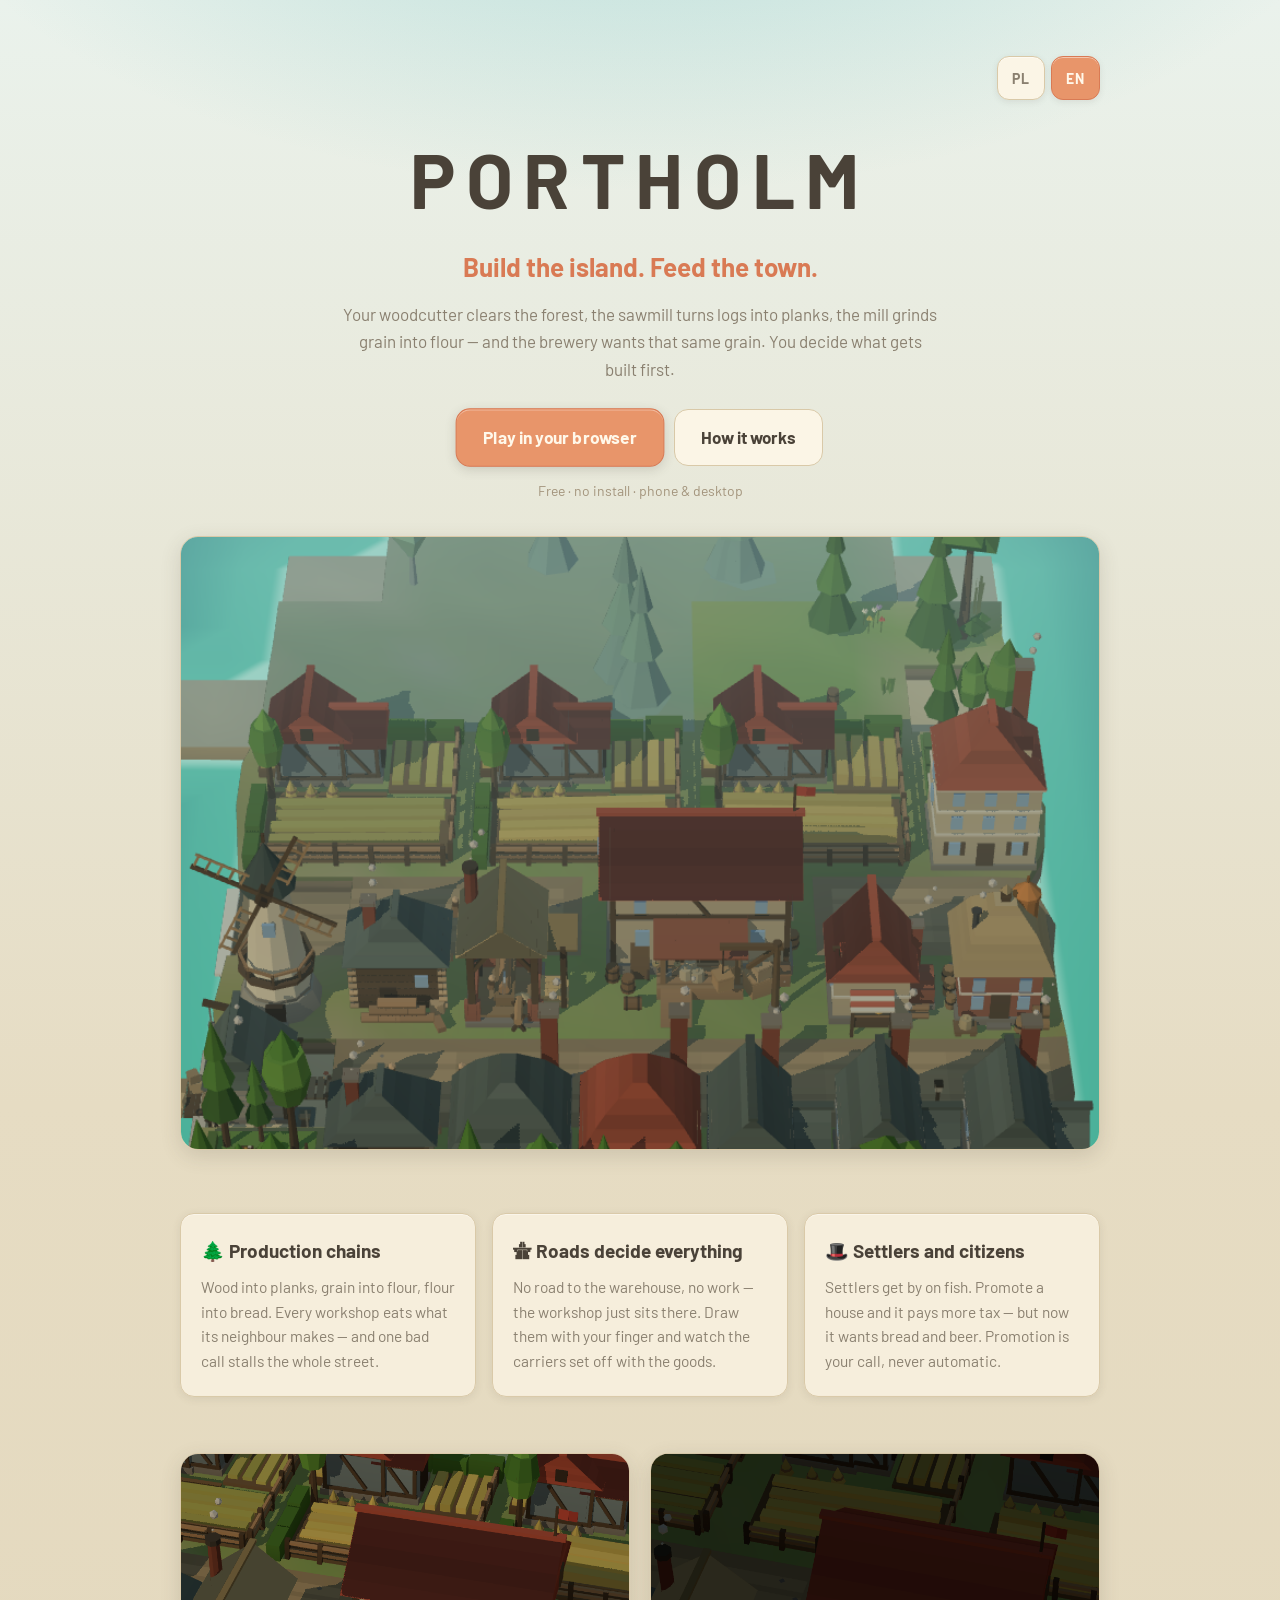
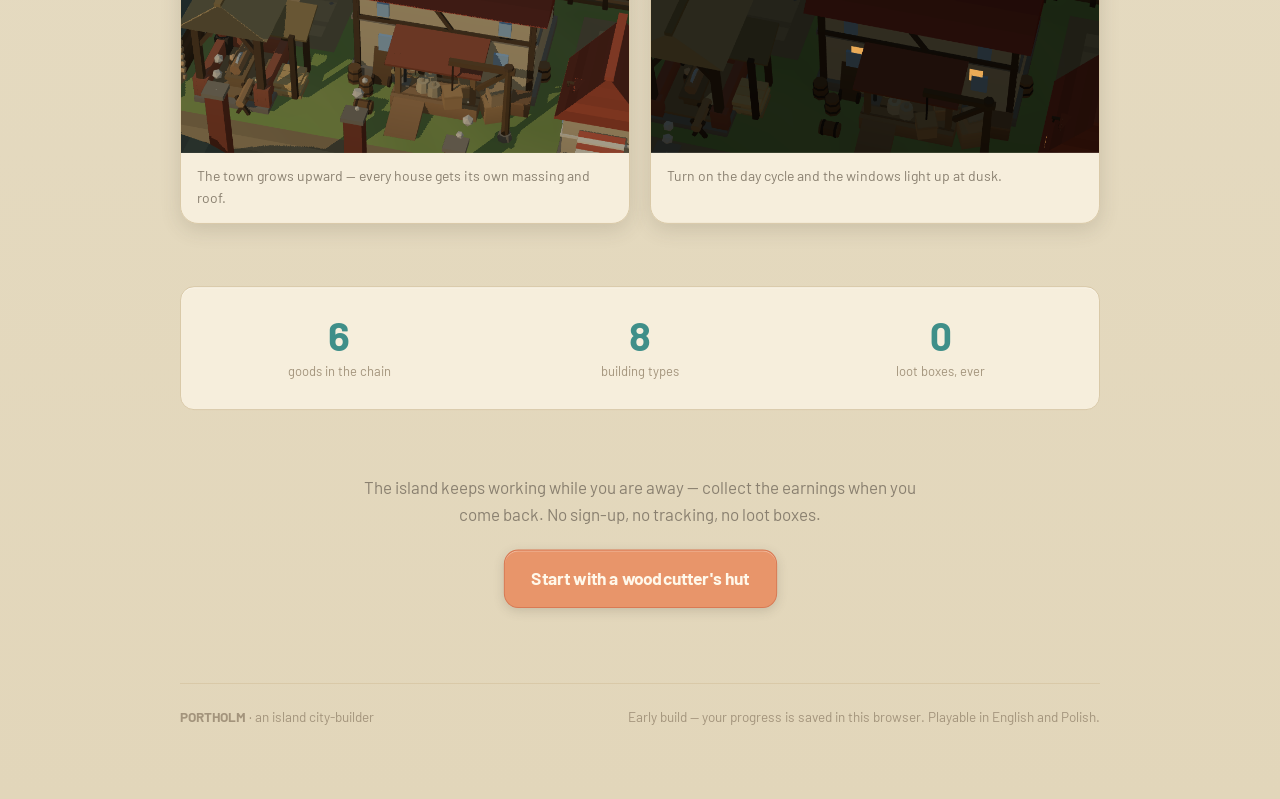
<file: index.html>
<!doctype html>
<html lang="en">
<head>
  <meta charset="utf-8">
  <meta name="viewport" content="width=device-width, initial-scale=1">
  <meta name="theme-color" content="#e8dcc3">
  <title>PORTHOLM — build the island, feed the town</title>
  <meta name="description" content="An island city-builder in your browser. Wood, grain, bread and beer — production chains, roads to the warehouse, and a town that grows while you watch. Free, no install.">
  <meta property="og:title" content="PORTHOLM — build the island, feed the town">
  <meta property="og:description" content="An island city-builder in your browser. Free, no install.">
  <meta property="og:image" content="./shots/wyspa.png">
  <script>
    // Pick the language before first paint: CSS hides the other one, so the
    // page never flashes the wrong text. Same storage key as the game.
    (function () {
      var lang
      try { lang = localStorage.getItem('portholm:lang') } catch (e) { /* private mode */ }
      if (lang !== 'pl' && lang !== 'en') {
        lang = (navigator.language || '').toLowerCase().startsWith('pl') ? 'pl' : 'en'
      }
      document.documentElement.lang = lang
      if (lang === 'pl') {
        document.title = 'PORTHOLM — zbuduj wyspę, nakarm miasto'
        var d = document.querySelector('meta[name="description"]')
        if (d) d.setAttribute('content', 'Wyspiarski city-builder w przeglądarce. Drewno, zboże, chleb i piwo — łańcuchy produkcji, drogi do magazynu i miasto, które rośnie na Twoich oczach. Za darmo, bez instalacji.')
      }
    })()
  </script>
  <link rel="preconnect" href="https://fonts.googleapis.com">
  <link rel="preconnect" href="https://fonts.gstatic.com" crossorigin>
  <link href="https://fonts.googleapis.com/css2?family=Barlow:wght@400;600;700&display=swap" rel="stylesheet">
  <!-- sections fade in on scroll; without JS they must simply be there -->
  <noscript><style>.reveal { opacity: 1 !important; }</style></noscript>
  <script type="module" crossorigin src="/assets/index-Bwj3ud4T.js"></script>
  <link rel="stylesheet" crossorigin href="/assets/index-DcRtmctX.css">
</head>
<body>
  <main class="wrap">
    <nav class="lang" aria-label="Language / Język">
      <button type="button" class="lang-btn" data-set-lang="pl" aria-pressed="false" lang="pl">PL</button>
      <button type="button" class="lang-btn" data-set-lang="en" aria-pressed="false" lang="en">EN</button>
    </nav>

    <header class="hero">
      <h1 class="wordmark">PORTHOLM</h1>
      <p class="tagline">
        <span data-lang="pl">Zbuduj wyspę. Nakarm miasto.</span>
        <span data-lang="en">Build the island. Feed the town.</span>
      </p>
      <p class="lede">
        <span data-lang="pl">Drwal ścina las, tartak tnie deski, młyn miele zboże na mąkę — a browar walczy z młynem o to samo ziarno. Ty decydujesz, co powstanie pierwsze.</span>
        <span data-lang="en">Your woodcutter clears the forest, the sawmill turns logs into planks, the mill grinds grain into flour — and the brewery wants that same grain. You decide what gets built first.</span>
      </p>
      <div class="cta-row">
        <a class="cta cta-primary" href="./play/">
          <span data-lang="pl">Graj w przeglądarce</span>
          <span data-lang="en">Play in your browser</span>
        </a>
        <a class="cta cta-ghost" href="#how">
          <span data-lang="pl">Jak to działa?</span>
          <span data-lang="en">How it works</span>
        </a>
      </div>
      <p class="sub">
        <span data-lang="pl">Za darmo · bez instalacji · telefon i komputer</span>
        <span data-lang="en">Free · no install · phone &amp; desktop</span>
      </p>
      <figure class="shot reveal">
        <img src="./shots/wyspa.png"
             data-alt-pl="Wyspa z miastem: pola zboża, młyn, magazyn z flagą i rzędy kamienic nad morzem"
             data-alt-en="An island town: grain fields, a windmill, the flagged warehouse and rows of townhouses above the sea"
             alt="An island town: grain fields, a windmill, the flagged warehouse and rows of townhouses above the sea"
             width="840" height="1680" loading="eager">
      </figure>
    </header>

    <section id="how" class="features">
      <article class="card reveal">
        <h2>
          <span data-lang="pl">🌲 Łańcuchy produkcji</span>
          <span data-lang="en">🌲 Production chains</span>
        </h2>
        <p>
          <span data-lang="pl">Drewno na deski, zboże na mąkę, mąka na chleb. Każdy budynek żywi się tym, co wytworzy sąsiad — a jeden zły wybór zatrzymuje całą ulicę.</span>
          <span data-lang="en">Wood into planks, grain into flour, flour into bread. Every workshop eats what its neighbour makes — and one bad call stalls the whole street.</span>
        </p>
      </article>
      <article class="card reveal">
        <h2>
          <span data-lang="pl">🛣 Drogi mają znaczenie</span>
          <span data-lang="en">🛣 Roads decide everything</span>
        </h2>
        <p>
          <span data-lang="pl">Bez drogi do magazynu warsztat stoi bezczynnie. Rysujesz je palcem po wyspie i patrzysz, jak tragarze ruszają z towarem.</span>
          <span data-lang="en">No road to the warehouse, no work — the workshop just sits there. Draw them with your finger and watch the carriers set off with the goods.</span>
        </p>
      </article>
      <article class="card reveal">
        <h2>
          <span data-lang="pl">🎩 Osadnicy i mieszczanie</span>
          <span data-lang="en">🎩 Settlers and citizens</span>
        </h2>
        <p>
          <span data-lang="pl">Osadnikom wystarczą ryby. Awansuj dom, a mieszkańcy zapłacą wyższy podatek — ale zażądają chleba i piwa. Awans to Twoja decyzja, nie automat.</span>
          <span data-lang="en">Settlers get by on fish. Promote a house and it pays more tax — but now it wants bread and beer. Promotion is your call, never automatic.</span>
        </p>
      </article>
    </section>

    <section class="gallery">
      <figure class="reveal">
        <img src="./shots/miasto.png"
             data-alt-pl="Zbliżenie na ulicę: kamienice z lukarnami, tartak, studnia i drzewa między domami"
             data-alt-en="A street close-up: townhouses with dormers, a sawmill, a well and trees between the houses"
             alt="A street close-up: townhouses with dormers, a sawmill, a well and trees between the houses"
             width="840" height="1680" loading="lazy">
        <figcaption>
          <span data-lang="pl">Miasto rośnie w górę — każdy dom ma inną bryłę i dach.</span>
          <span data-lang="en">The town grows upward — every house gets its own massing and roof.</span>
        </figcaption>
      </figure>
      <figure class="reveal">
        <img src="./shots/noc.png"
             data-alt-pl="To samo miasto nocą: ciepłe światło w oknach i latarnie przy drogach"
             data-alt-en="The same town at night: warm light in the windows and lanterns along the roads"
             alt="The same town at night: warm light in the windows and lanterns along the roads"
             width="840" height="1680" loading="lazy">
        <figcaption>
          <span data-lang="pl">Włącz cykl dnia, a wieczorem zapalą się okna.</span>
          <span data-lang="en">Turn on the day cycle and the windows light up at dusk.</span>
        </figcaption>
      </figure>
    </section>

    <section class="stats reveal">
      <div class="stat">
        <span class="num" data-count="7">0</span>
        <span class="lab">
          <span data-lang="pl">dóbr w łańcuchu</span>
          <span data-lang="en">goods in the chain</span>
        </span>
      </div>
      <div class="stat">
        <span class="num" data-count="10">0</span>
        <span class="lab">
          <span data-lang="pl">rodzajów budynków</span>
          <span data-lang="en">building types</span>
        </span>
      </div>
      <div class="stat">
        <span class="num" data-count="0">0</span>
        <span class="lab">
          <span data-lang="pl">skrzynek z losowaniem</span>
          <span data-lang="en">loot boxes, ever</span>
        </span>
      </div>
    </section>

    <section class="promise reveal">
      <p>
        <span data-lang="pl">Wyspa pracuje także wtedy, gdy Cię nie ma — po powrocie odbierasz zarobek. Bez rejestracji, bez śledzenia, bez skrzynek z losowaniem.</span>
        <span data-lang="en">The island keeps working while you are away — collect the earnings when you come back. No sign-up, no tracking, no loot boxes.</span>
      </p>
      <a class="cta cta-primary" href="./play/">
        <span data-lang="pl">Zacznij od chaty drwala</span>
        <span data-lang="en">Start with a woodcutter's hut</span>
      </a>
    </section>

    <footer>
      <span>
        <b>PORTHOLM</b>
        <span data-lang="pl"> · wyspiarski city-builder</span>
        <span data-lang="en"> · an island city-builder</span>
      </span>
      <span>
        <span data-lang="pl">Wersja rozwojowa — stan zapisuje się w Twojej przeglądarce. Gra po polsku i angielsku.</span>
        <span data-lang="en">Early build — your progress is saved in this browser. Playable in English and Polish.</span>
      </span>
    </footer>
  </main>
</body>
</html>
</file>
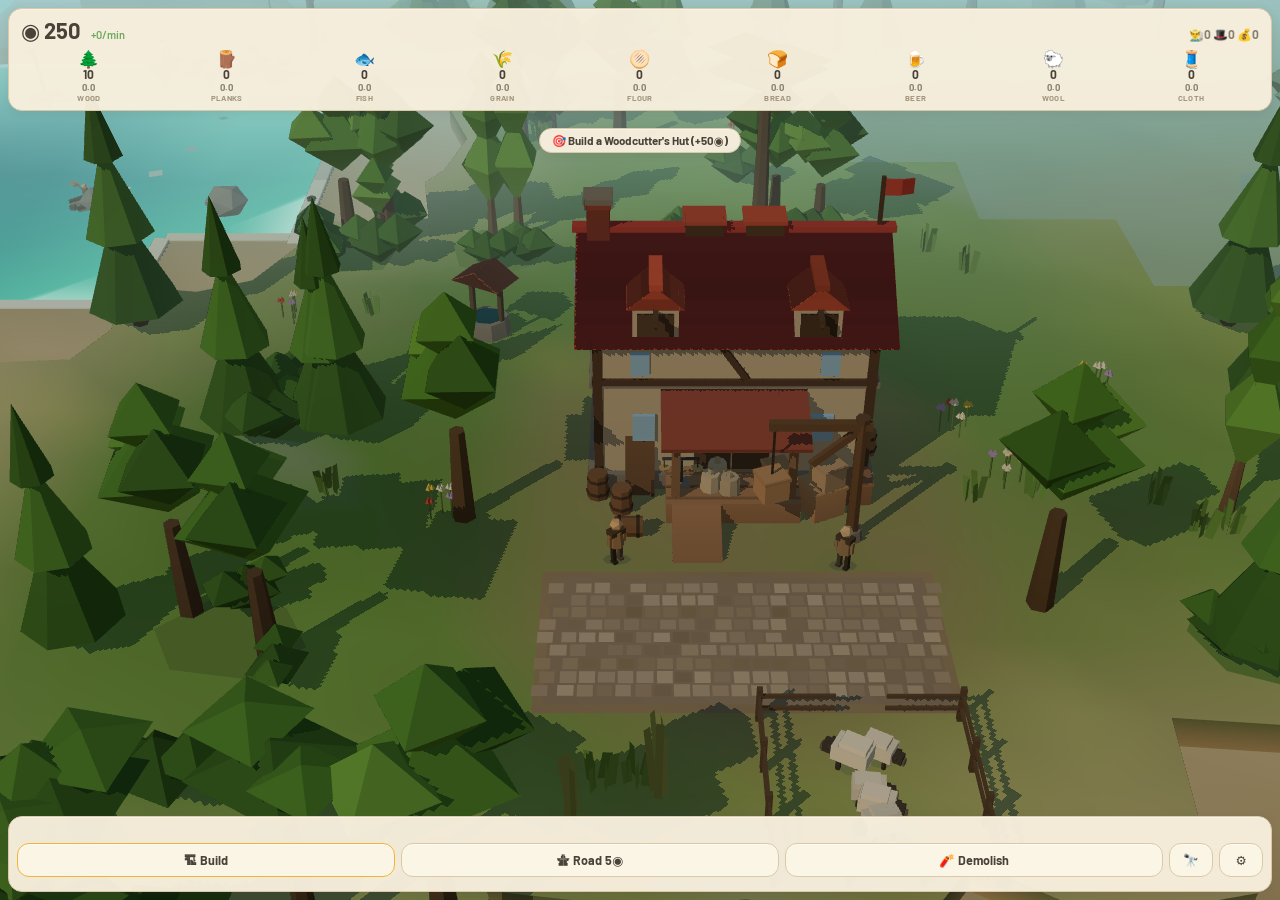
<file: play/index.html>
<!doctype html>
<html lang="en">
<head>
  <meta charset="utf-8">
  <meta name="viewport" content="width=device-width, initial-scale=1, maximum-scale=1, user-scalable=no, viewport-fit=cover">
  <meta name="theme-color" content="#070B18">
  <title>Portholm</title>
  <link rel="manifest" href="./manifest.webmanifest">
  <link rel="icon" type="image/png" href="./icons/icon-192.png">
  <link rel="apple-touch-icon" href="./icons/icon-192.png">
  <link rel="preconnect" href="https://fonts.googleapis.com">
  <link rel="preconnect" href="https://fonts.gstatic.com" crossorigin>
  <link href="https://fonts.googleapis.com/css2?family=Barlow:wght@400;600&family=Chakra+Petch:wght@700&display=swap" rel="stylesheet">
  <style>
    html, body { margin: 0; height: 100%; background: #070B18; overscroll-behavior: none; }
    #game { height: 100%; }
    canvas { touch-action: none; }
  </style>
  <script type="module" crossorigin src="./assets/index-C4Zkf9o7.js"></script>
  <link rel="modulepreload" crossorigin href="./assets/three-iVZ3s0TR.js">
</head>
<body>
  <div id="game"></div>
</body>
</html>
</file>
<file: assets/index-DcRtmctX.css>
:root{--paper:#f7efddf7;--cream:#fbf5e6;--ink:#4a4238;--muted:#8a8070;--faint:#a3947c;--border:#d9c9a8;--accent:#e8956a;--accent-deep:#d97a54;--teal:#3f8f89;--gold:#f2b33d;--inverse:#fff8ea;--ocean:#1a5563;--shallow:#4bb0ae;--grass:#7fa650;--sand:#e8d5a8;--body:"Barlow", system-ui, sans-serif}*{box-sizing:border-box}html[lang=en] [data-lang=pl],html[lang=pl] [data-lang=en]{display:none}body{color:var(--ink);font-family:var(--body);-webkit-font-smoothing:antialiased;background:radial-gradient(1200px 620px at 50% -8%,#4bb0ae59,#0000 62%),linear-gradient(#eaf2ec 0%,#e6dcc3 46%,#e2d6ba 100%);margin:0;line-height:1.6}.wrap{max-width:960px;margin:0 auto;padding:56px 20px 72px}.lang{z-index:5;justify-content:flex-end;gap:6px;margin-bottom:18px;display:flex;position:sticky;top:10px}.lang-btn{border:1px solid var(--border);background:var(--cream);min-width:48px;min-height:44px;color:var(--muted);letter-spacing:.06em;cursor:pointer;border-radius:12px;padding:0 14px;font-family:inherit;font-size:14px;font-weight:700;box-shadow:inset 0 1px #ffffff73,0 2px 6px #4a42381a}.lang-btn[aria-pressed=true]{background:var(--accent);border-color:var(--accent-deep);color:var(--inverse)}.lang-btn:focus-visible{outline:3px solid var(--gold);outline-offset:3px}.hero{text-align:center}.wordmark{letter-spacing:.14em;color:var(--ink);margin:0 0 6px;font-size:clamp(40px,11vw,76px);font-weight:700}.tagline{color:var(--accent-deep);margin:0 0 14px;font-size:clamp(19px,4.4vw,26px);font-weight:700}.lede{max-width:60ch;color:var(--muted);text-wrap:pretty;margin:0 auto 26px;font-size:17px}.cta-row{flex-wrap:wrap;justify-content:center;gap:12px;display:flex}.cta{border-radius:14px;min-height:44px;padding:14px 26px;font-size:17px;font-weight:700;text-decoration:none;transition:transform .15s,box-shadow .15s;display:inline-block}.cta-primary{background:var(--accent);border:1px solid var(--accent-deep);color:var(--inverse);box-shadow:0 3px 10px #4a42382e,inset 0 1px #ffffff59}.cta-ghost{background:var(--cream);border:1px solid var(--border);color:var(--ink)}.cta:hover{transform:translateY(-2px)}.cta:focus-visible{outline:3px solid var(--gold);outline-offset:3px}.sub{color:var(--faint);margin:14px 0 0;font-size:14px}.shot,.gallery figure{border:1px solid var(--border);background:var(--paper);border-radius:18px;margin:34px 0 0;overflow:hidden;box-shadow:0 6px 20px #4a423829,inset 0 1px #fff6}.shot img,.gallery img{aspect-ratio:3/2;object-fit:cover;object-position:50% 42%;width:100%;height:auto;display:block}.gallery{grid-template-columns:1fr;gap:20px;margin-top:22px;display:grid}@media (width>=720px){.gallery{grid-template-columns:1fr 1fr}}.gallery figcaption{color:var(--muted);padding:12px 16px 14px;font-size:14px}.features{grid-template-columns:1fr;gap:16px;margin-top:64px;display:grid}@media (width>=720px){.features{grid-template-columns:repeat(3,1fr)}}.card{background:var(--paper);border:1px solid var(--border);border-radius:14px;padding:22px 20px;box-shadow:0 2px 8px #4a42381a,inset 0 1px #fff6}.card h2{margin:0 0 8px;font-size:19px;font-weight:700}.card p{color:var(--muted);margin:0;font-size:15.5px}.stats{background:var(--paper);border:1px solid var(--border);border-radius:14px;flex-wrap:wrap;justify-content:space-around;gap:20px;margin-top:64px;padding:26px 18px;display:flex;box-shadow:inset 0 1px #fff6}.stat{text-align:center;flex:1 1 0;min-width:84px}.num{color:var(--teal);font-variant-numeric:tabular-nums;font-size:40px;font-weight:700;line-height:1.1;display:block}.lab{color:var(--faint);font-size:13px}.promise{text-align:center;margin-top:64px}.promise p{max-width:58ch;color:var(--muted);margin:0 auto 22px;font-size:17px}footer{border-top:1px solid var(--border);color:var(--faint);flex-wrap:wrap;justify-content:space-between;gap:8px;margin-top:72px;padding-top:22px;font-size:13.5px;display:flex}.reveal{opacity:0}@media (prefers-reduced-motion:reduce){.reveal{opacity:1}.cta{transition:none}}
</file>
